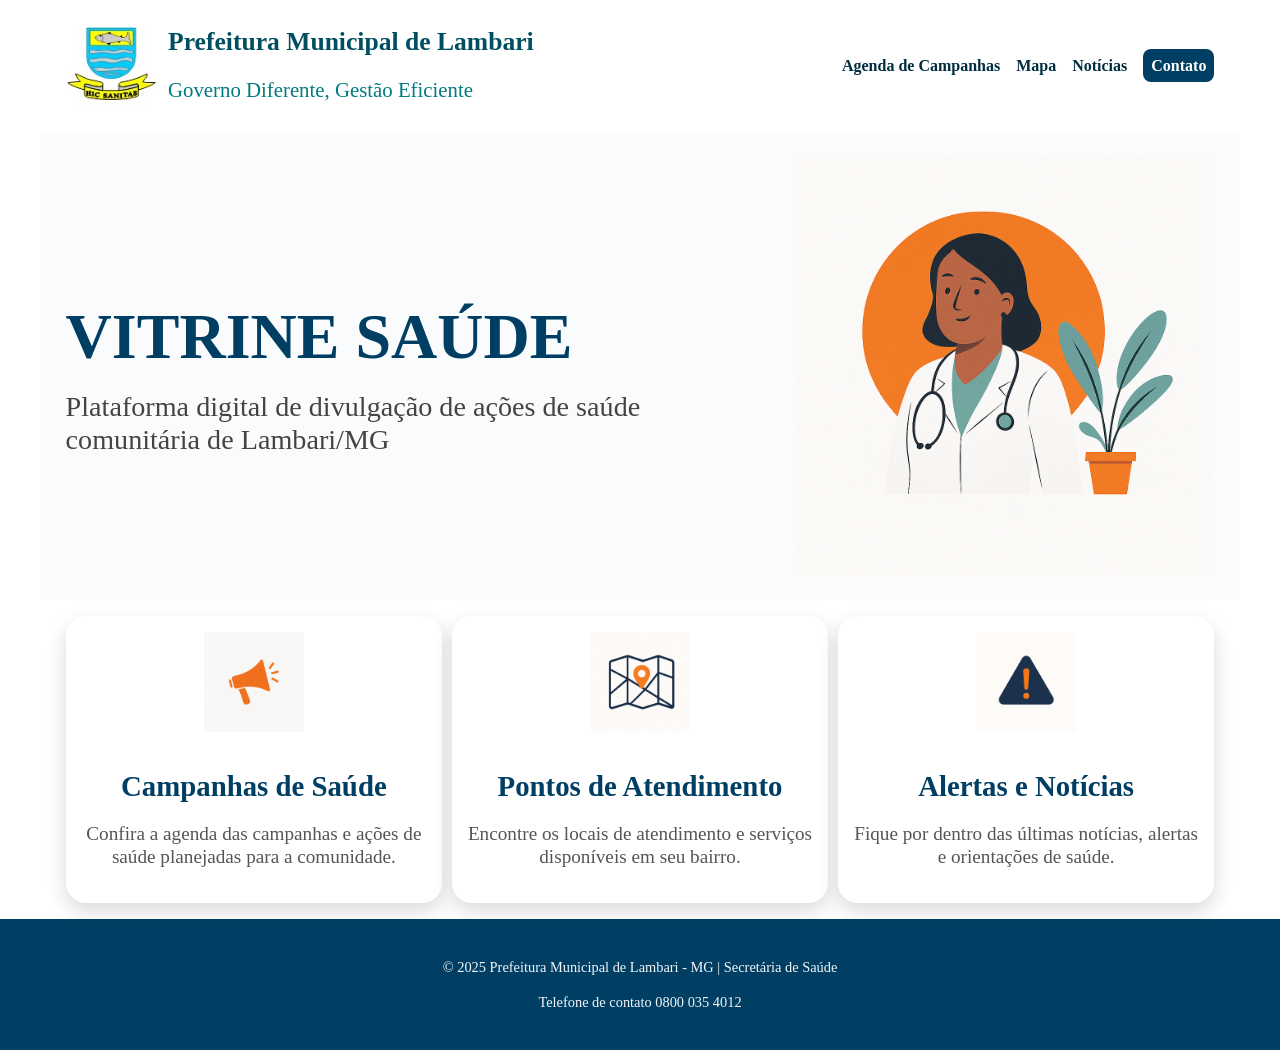
<file: index.html>
<!DOCTYPE html>
<html lang="pt-BR">
<head>
  <meta charset="UTF-8" />
  <meta name="viewport" content="width=device-width, initial-scale=1.0" />
  <title>Vitrine Saúde - Prefeitura de Lambari</title>
  <link rel="stylesheet" href="styles.css" />
</head>
<body>
  <!-- Cabeçalho -->
  <header class="navbar">
    <div class="logo">
      <img src="brasao_prefeitura.jpg" alt="Prefeitura de Lambari" />
      <div class="titulo-prefeitura">
        <h1>Prefeitura Municipal de Lambari</h1>
        <p>Governo Diferente, Gestão Eficiente</p>
      </div>
    </div>
    <nav>
      <ul>
        <li><a href="campanhas.html">Agenda de Campanhas</a></li>
        <li><a href="mapa.html">Mapa</a></li>
        <li><a href="noticias.html">Notícias</a></li>
        <li><a href="contato.html" class="botao-contato">Contato</a></li>
      </ul>
    </nav>
  </header>

  <!-- Seção principal -->
  <main>
    <section class="hero">
      <div class="texto-hero">
        <h2>VITRINE SAÚDE</h2>
        <p>Plataforma digital de divulgação de ações de saúde comunitária de Lambari/MG</p>
      </div>
      <img src="medica.png" alt="Profissional de saúde" class="img-hero" />
    </section>

    <!-- Blocos de destaque -->
    <section class="cards">
      <div class="card" onclick="window.location='campanhas.html'">
        <img src="megafone.png" alt="Megafone" />
        <h3>Campanhas de Saúde</h3>
        <p>Confira a agenda das campanhas e ações de saúde planejadas para a comunidade.</p>
      </div>
      <div class="card" onclick="window.location='mapa.html'">
        <img src="mapa.png" alt="Mapa" />
        <h3>Pontos de Atendimento</h3>
        <p>Encontre os locais de atendimento e serviços disponíveis em seu bairro.</p>
      </div>
      <div class="card" onclick="window.location='noticias.html'">
        <img src="alerta.png" alt="Alerta" />
        <h3>Alertas e Notícias</h3>
        <p>Fique por dentro das últimas notícias, alertas e orientações de saúde.</p>
      </div>
    </section>
  </main>

  <footer>
    <p>© 2025 Prefeitura Municipal de Lambari - MG | Secretária de Saúde</p>
    <p> Telefone de contato 0800 035 4012</p>
  </footer>
</body>
</html>
</file>
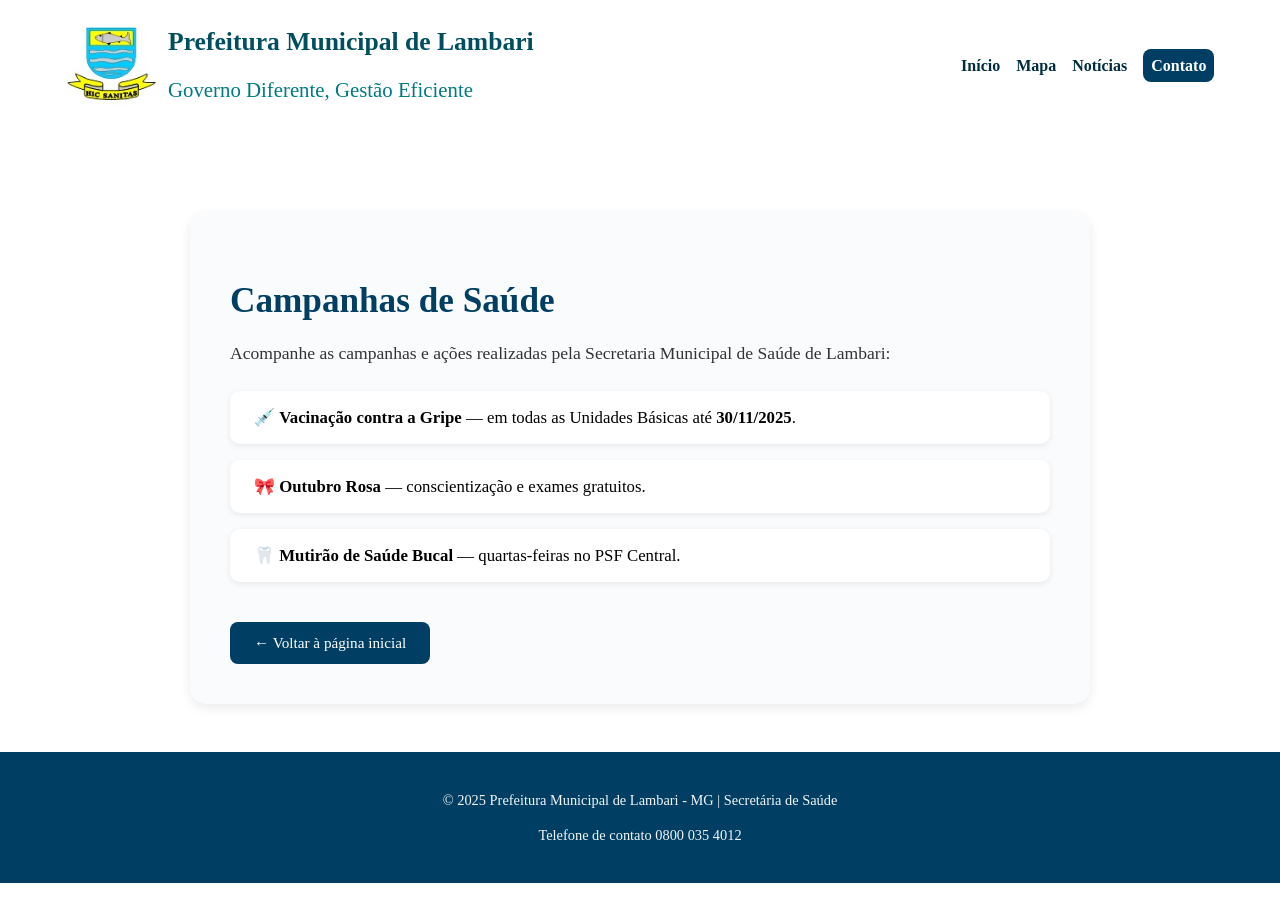
<file: campanhas.html>
<!DOCTYPE html>
<html lang="pt-BR">
<head>
  <meta charset="UTF-8" />
  <meta name="viewport" content="width=device-width, initial-scale=1.0" />
  <title>Campanhas de Saúde - Prefeitura de Lambari</title>
  <link rel="stylesheet" href="styles.css" />
</head>
<body>
  <!-- Cabeçalho -->
  <header class="navbar">
    <div class="logo">
      <img src="brasao_prefeitura.jpg" alt="Prefeitura de Lambari" />
      <div class="titulo-prefeitura">
        <h1>Prefeitura Municipal de Lambari</h1>
        <p>Governo Diferente, Gestão Eficiente</p>
      </div>
    </div>
    <nav>
      <ul>
        <li><a href="index.html">Início</a></li>
        <li><a href="mapa.html">Mapa</a></li>
        <li><a href="noticias.html">Notícias</a></li>
        <li><a href="contato.html" class="botao-contato">Contato</a></li>
      </ul>
    </nav>
  </header>

  <!-- Conteúdo principal -->
  <main class="pagina-conteudo">
    <h2>Campanhas de Saúde</h2>
    <p>Acompanhe as campanhas e ações realizadas pela Secretaria Municipal de Saúde de Lambari:</p>
    <ul class="lista-conteudo">
      <li>💉 <strong>Vacinação contra a Gripe</strong> — em todas as Unidades Básicas até <b>30/11/2025</b>.</li>
      <li>🎀 <strong>Outubro Rosa</strong> — conscientização e exames gratuitos.</li>
      <li>🦷 <strong>Mutirão de Saúde Bucal</strong> — quartas-feiras no PSF Central.</li>
    </ul>

    <a href="index.html" class="botao-voltar">← Voltar à página inicial</a>
  </main>

  <footer>
    <p>© 2025 Prefeitura Municipal de Lambari - MG | Secretária de Saúde</p>
    <p> Telefone de contato 0800 035 4012</p>
  </footer>
</body>
</html>
</file>
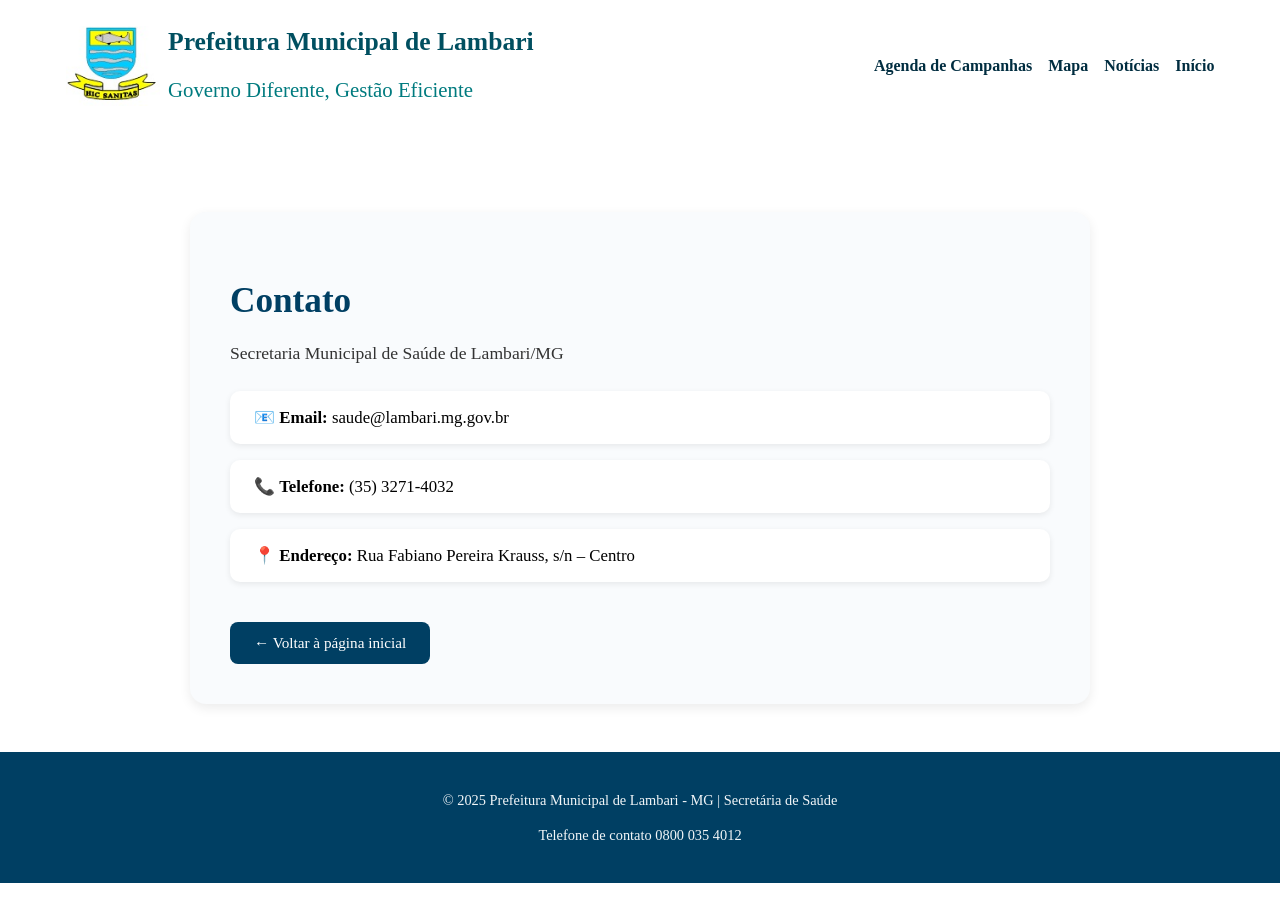
<file: contato.html>
<!DOCTYPE html>
<html lang="pt-BR">
<head>
  <meta charset="UTF-8" />
  <meta name="viewport" content="width=device-width, initial-scale=1.0" />
  <title>Vitrine Saúde - Prefeitura de Lambari</title>
  <link rel="stylesheet" href="styles.css" />
</head>
<body>
  <!-- Cabeçalho -->
  <header class="navbar">
    <div class="logo">
      <img src="brasao_prefeitura.jpg" alt="Prefeitura de Lambari" />
      <div class="titulo-prefeitura">
        <h1>Prefeitura Municipal de Lambari</h1>
        <p>Governo Diferente, Gestão Eficiente</p>
      </div>
    </div>
    <nav>
      <ul>
        <li><a href="campanhas.html">Agenda de Campanhas</a></li>
        <li><a href="mapa.html">Mapa</a></li>
        <li><a href="noticias.html">Notícias</a></li>
        <li><a href="index.html">Início</a></li>
      </ul>
    </nav>
  </header>

<main class="pagina-conteudo">
<h2>Contato</h2>
<p>Secretaria Municipal de Saúde de Lambari/MG</p>
  <ul class="lista-conteudo">
  <li>📧 <strong>Email:</strong> saude@lambari.mg.gov.br</li>
  <li>📞 <strong>Telefone:</strong> (35) 3271-4032</li>
  <li>📍 <strong>Endereço:</strong> Rua Fabiano Pereira Krauss, s/n – Centro</li>
</ul>

<a href="index.html" class="botao-voltar">← Voltar à página inicial</a>
</main>

  <footer>
    <p>© 2025 Prefeitura Municipal de Lambari - MG | Secretária de Saúde</p>
    <p> Telefone de contato 0800 035 4012</p>
  </footer>
</body>
</html>
</file>
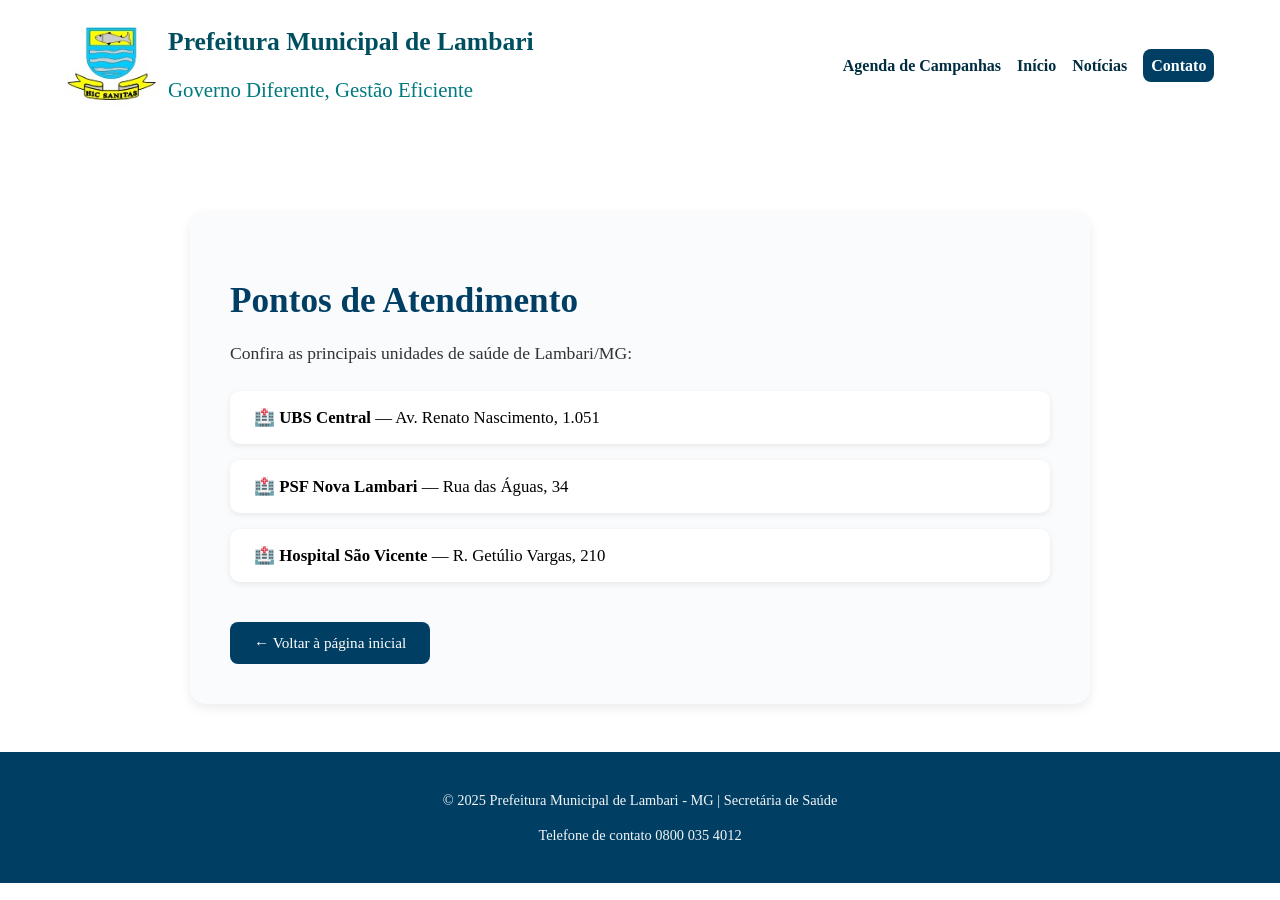
<file: mapa.html>
<!DOCTYPE html>
<html lang="pt-BR">
<head>
  <meta charset="UTF-8" />
  <meta name="viewport" content="width=device-width, initial-scale=1.0" />
  <title>Vitrine Saúde - Prefeitura de Lambari</title>
  <link rel="stylesheet" href="styles.css" />
</head>
<body>
  <!-- Cabeçalho -->
  <header class="navbar">
    <div class="logo">
      <img src="brasao_prefeitura.jpg" alt="Prefeitura de Lambari" />
      <div class="titulo-prefeitura">
        <h1>Prefeitura Municipal de Lambari</h1>
        <p>Governo Diferente, Gestão Eficiente</p>
      </div>
    </div>
    <nav>
      <ul>
        <li><a href="campanhas.html">Agenda de Campanhas</a></li>
        <li><a href="index.html">Início</a></li>
        <li><a href="noticias.html">Notícias</a></li>
        <li><a href="contato.html" class="botao-contato">Contato</a></li>
      </ul>
    </nav>
  </header>

<main class="pagina-conteudo">
<h2>Pontos de Atendimento</h2>
<p>Confira as principais unidades de saúde de Lambari/MG:</p>
<ul class="lista-conteudo">
  <li>🏥 <strong>UBS Central</strong> — Av. Renato Nascimento, 1.051</li>
  <li>🏥 <strong>PSF Nova Lambari</strong> — Rua das Águas, 34</li>
  <li>🏥 <strong>Hospital São Vicente</strong> — R. Getúlio Vargas, 210</li>
</ul>
<a href="index.html" class="botao-voltar">← Voltar à página inicial</a>
</main>
  <footer>
    <p>© 2025 Prefeitura Municipal de Lambari - MG | Secretária de Saúde</p>
    <p> Telefone de contato 0800 035 4012</p>
  </footer>
</body>
</html>
</file>
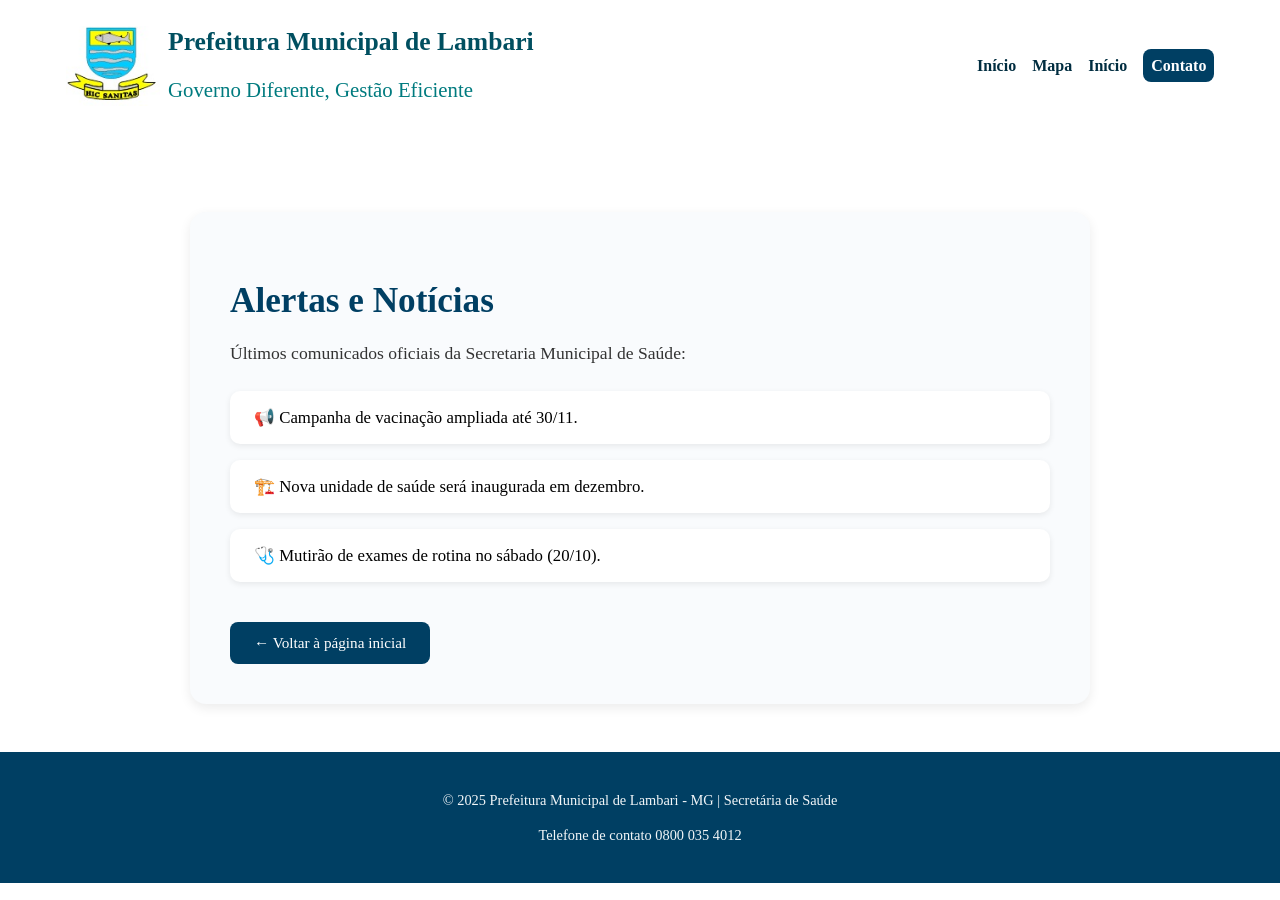
<file: noticias.html>
<!DOCTYPE html>
<html lang="pt-BR">
<head>
  <meta charset="UTF-8" />
  <meta name="viewport" content="width=device-width, initial-scale=1.0" />
  <title>Campanhas de Saúde - Prefeitura de Lambari</title>
  <link rel="stylesheet" href="styles.css" />
</head>
<body>
  <!-- Cabeçalho -->
  <header class="navbar">
    <div class="logo">
      <img src="brasao_prefeitura.jpg" alt="Prefeitura de Lambari" />
      <div class="titulo-prefeitura">
        <h1>Prefeitura Municipal de Lambari</h1>
        <p>Governo Diferente, Gestão Eficiente</p>
      </div>
    </div>
    <nav>
      <ul>
        <li><a href="index.html">Início</a></li>
        <li><a href="mapa.html">Mapa</a></li>
        <li><a href="index.html">Início</a></li>
        <li><a href="contato.html" class="botao-contato">Contato</a></li>
      </ul>
    </nav>
  </header>

<main class="pagina-conteudo">
<h2>Alertas e Notícias</h2>
<p>Últimos comunicados oficiais da Secretaria Municipal de Saúde:</p>
<ul class="lista-conteudo">
  <li>📢 Campanha de vacinação ampliada até 30/11.</li>
  <li>🏗️ Nova unidade de saúde será inaugurada em dezembro.</li>
  <li>🩺 Mutirão de exames de rotina no sábado (20/10).</li>
</ul>
<a href="index.html" class="botao-voltar">← Voltar à página inicial</a>
</main>

  <footer>
    <p>© 2025 Prefeitura Municipal de Lambari - MG | Secretária de Saúde</p>
    <p> Telefone de contato 0800 035 4012</p>
  </footer>
</body>
</html>
</file>
<file: styles.css>
*, *::before, *::after {
  box-sizing: border-box;
}
html, body {
  width: 100%;
  margin: 0;
  padding: 0;
  overflow-x: hidden;
}
/* ===== CABEÇALHO ===== */
.navbar {
  display: flex;
  justify-content: space-between;
  align-items: center;
  background: #fff;
  padding: 0.6rem 2%;
  max-width: 1200px; 
  margin: 0 auto;
}

.logo {
  display: flex;
  align-items: center;
  gap: 0.5rem;
}

.logo img {
  height: 80px;
}

.titulo-prefeitura h1 {
  font-size: 1.6rem;
  color: #004f60;
  font-weight: 700;
}

.titulo-prefeitura p {
  font-size: 1.3rem;
  color: #007b7f;
}

nav ul {
  list-style: none;
  display: flex;
  gap: 1rem;
}

nav a {
  text-decoration: none;
  color: #002d40;
  font-weight: 600;
  transition: 1s;
}

.botao-contato {
  background: #003f63;
  color: #fff;
  padding: 0.5rem 0.5rem;
  border-radius: 8px;
  font-weight: 600;
}

/* ===== HERO ===== */
.hero {
  display: flex;
  justify-content: space-between;
  align-items: center;
  background: #f9fbfd;
  padding: 1.5rem 2%;
  max-width: 1200px;
  width: 100%;
  margin: 0 auto;
  gap: 1rem;
  min-height: auto;
}

.texto-hero {
  max-width: 1200px;
}

.texto-hero h2 {
  font-size: 4rem;
  font-weight: 800;
  color: #003f63;
  margin-bottom: 1rem;
}

.texto-hero p {
  font-size: clamp(1rem, 2.2vw, 2rem);
  color: #444;
  line-height: 1.2;
  margin-top: 0.6rem;
}

.img-hero {
  flex: 0 0 40%;
  max-width: 420px;
  width: 40%;
  height: auto;
  object-fit: contain;
  margin-right: 0;
}

/* ===== CARDS ===== */
.cards {
  display: grid;
  grid-template-columns: repeat(3, 1fr);
  gap: 0.6rem;
  justify-content: center;
  padding: 1rem 2%;
  background: #fff;
  max-width: 1200px;
  margin: 0 auto;
}

.card {
  cursor: pointer;
  background: #fff;
  border-radius: 20px;
  box-shadow: 0 8px 20px rgba(0, 0, 0, 0.15);
  padding: 1rem 1rem;
  text-align: center;
  transition: all 0.3s ease;
  flex: 1;
  max-width: 440px;
}

.card:hover {
  transform: translateY(-5px);
}

.card img {
  height: 100px; 
  margin-bottom: 0.3rem;
}

.card h3 {
  color: #003f63;
  font-size: 1.8rem;
  margin-bottom: 0.2rem;
}

.card p {
  font-size: 1.2rem;
  color: #555;
  line-height: 1.2;
}

/* ===== RODAPÉ ===== */
footer {
  background-color: #003f63;
  color: #f2f6f8;
  text-align: center;
  padding: 1.5rem 1rem;
  font-size: 0.9rem;
  line-height: 1.4;
}


/* ===== RESPONSIVIDADE ===== */
@media (max-width: 1024px) {
  .hero {
    flex-direction: column;
    text-align: center;
    padding: 2.5rem 4%;
  }

  .img-hero {
    width: 70%;
    max-width: 420px  ;
    margin-top: 2rem;
    flex: 0 0 auto;
  }

  .cards {
    grid-template-columns: repeat(2, 1fr);
  }
}

@media (max-width: 700px) {
  .cards {
    grid-template-columns: 1fr;
  }
}

/* ---------- Páginas Internas ---------- */

.pagina-conteudo {
  max-width: 900px;
  margin: 5rem auto 3rem auto;
  padding: 2.5rem;
  background: #f9fbfd;
  border-radius: 16px;
  box-shadow: 0 4px 12px rgba(0,0,0,0.08);
}

.pagina-conteudo h2 {
  color: #003f63;
  font-size: 2.2rem;
  font-weight: 700;
  margin-bottom: 1rem;
}

.pagina-conteudo p {
  color: #333;
  line-height: 1.6;
  font-size: 1.1rem;
}

.lista-conteudo {
  list-style: none;
  margin-top: 1.5rem;
  padding-left: 0;
}

.lista-conteudo li {
  background: #fff;
  margin-bottom: 1rem;
  padding: 1rem 1.5rem;
  border-radius: 10px;
  box-shadow: 0 2px 6px rgba(0,0,0,0.08);
  font-size: 1.05rem;
}

.botao-voltar {
  display: inline-block;
  margin-top: 1.5rem;
  font-size: 0.95rem;
  border: none;
  padding: 0.75rem 1.5rem;
  background-color: #003f63;
  color: #fff;
  border-radius: 8px;
  text-decoration: none;
  transition: 0.2s ease;
}

.botao-voltar:hover {
  background-color: #005a88;
  transform: scale(1.02);
}

/* Navbar ativo */
nav a.ativo {
  font-weight: bold;
  color: #005a88;
}
</file>
